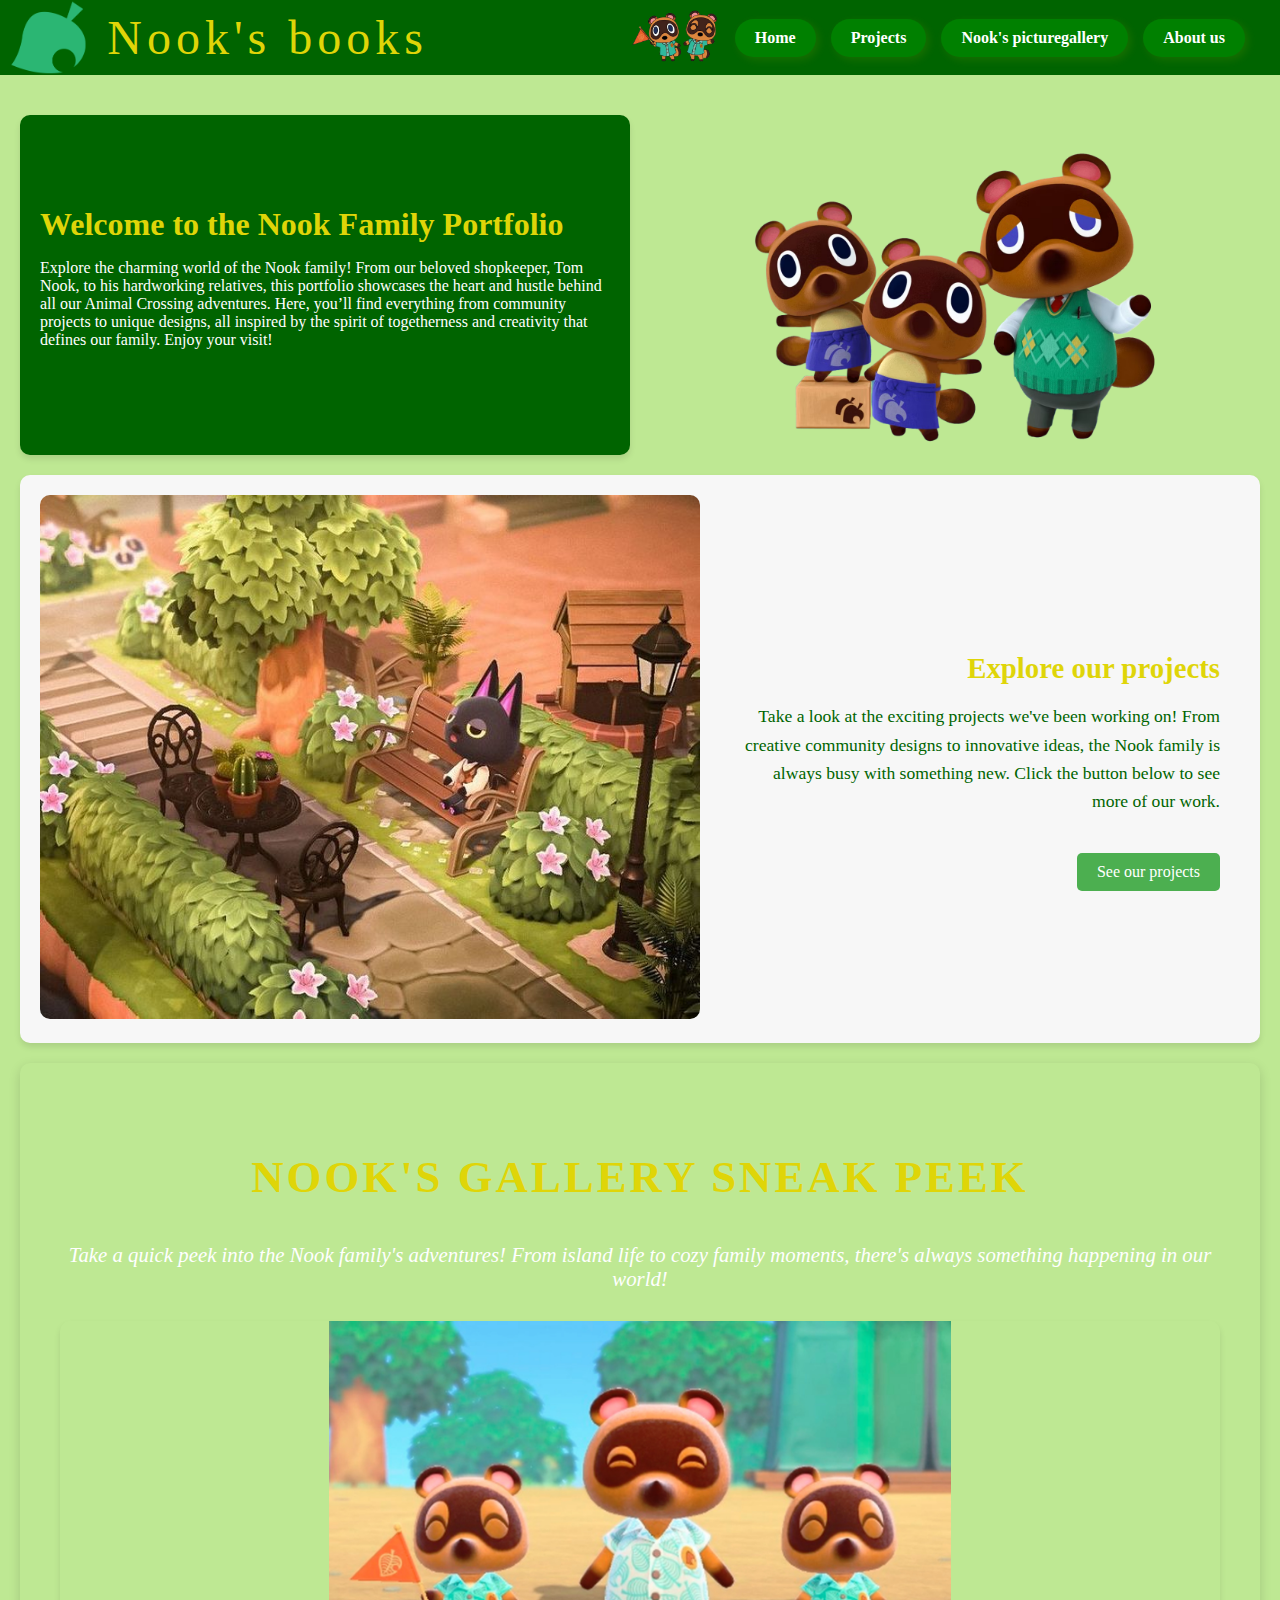
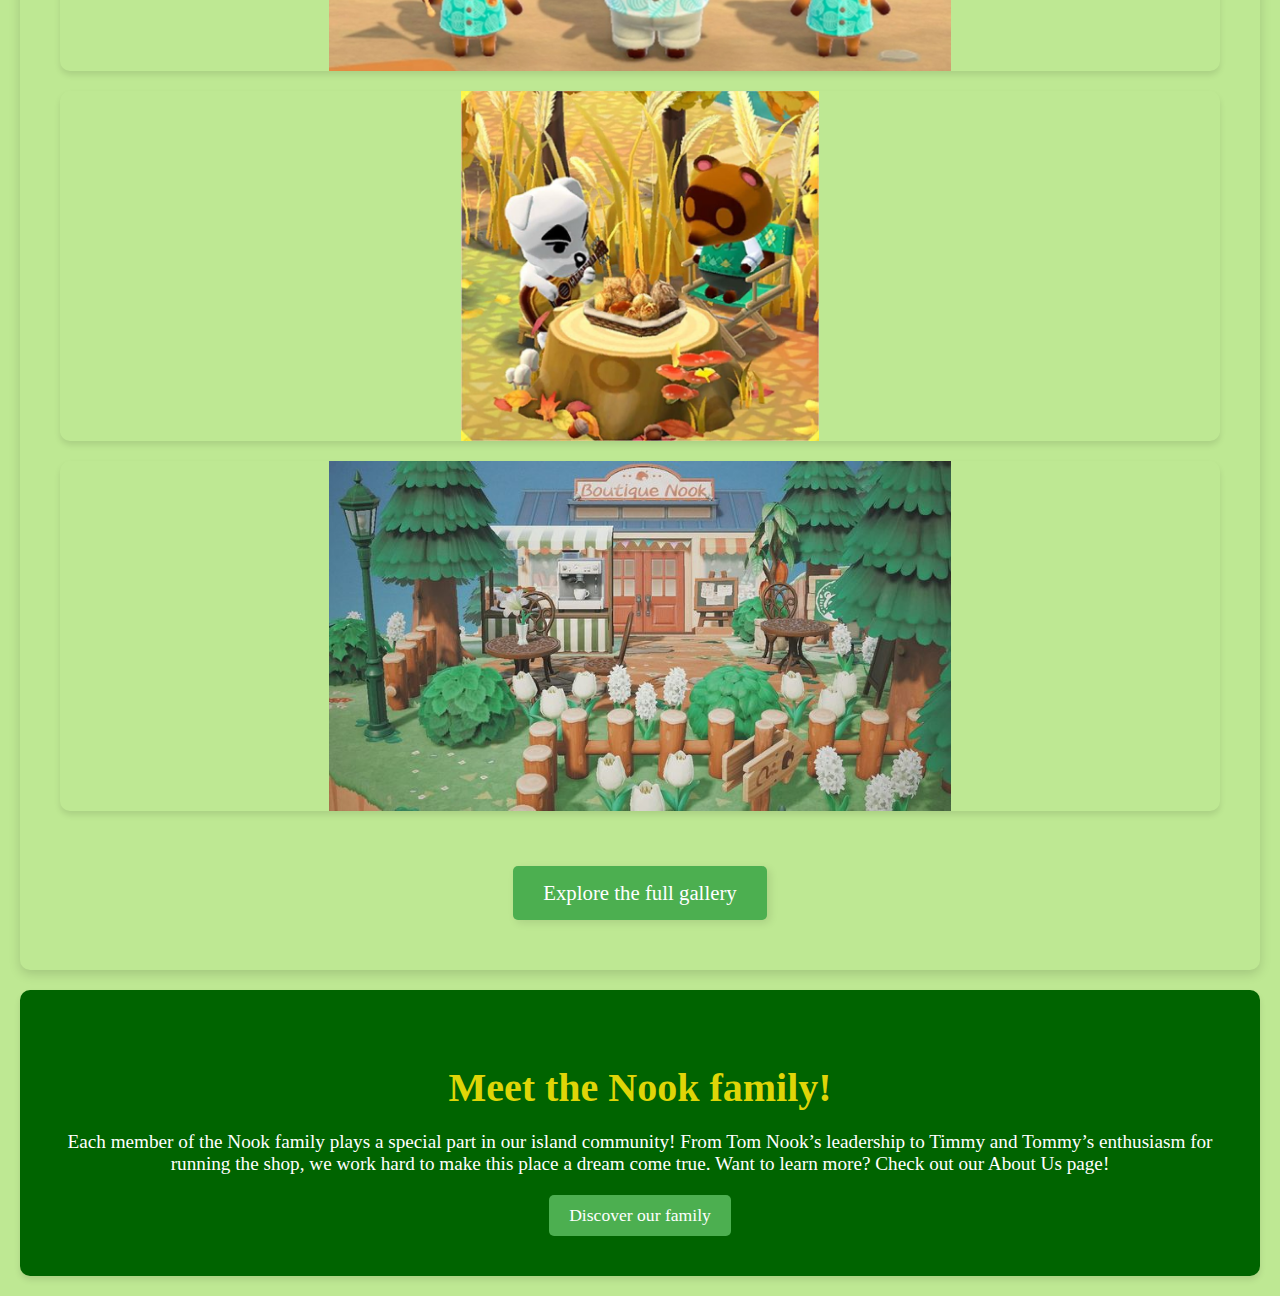
<file: index.html>
<!DOCTYPE html>
<html lang="en">
	<head>
		<meta charset="UTF-8" />
		<meta http-equiv="X-UA-Compatible" content="IE=edge" />
		<meta name="viewport" content="width=device-width, initial-scale=1.0" />
		<title>Nook's books</title>
		<link rel="stylesheet" href="style.css" />
		<link
			rel="stylesheet"
			href="https://cdnjs.cloudflare.com/ajax/libs/font-awesome/4.7.0/css/font-awesome.min.css"
		/>
	</head>
	<body>
		<header>
			<div class="logo-container">
				<img src="images/animal crossing blad.webp" alt="logo" class="logo" />
				<span class="logo-text"> Nook's books</span>
			</div>

			<nav class="nav">
				<img
					src="images/lege tv-Recovered-Recovered-Recovered.png"
					alt="2people"
					class="nav-icon"
				/>
				<a href="index.html">Home</a>
				<a href="projects.html">Projects</a>
				<a href="Nook's picturegallery.html">Nook's picturegallery</a>
				<a href="aboutUs.html">About us</a>
			</nav>
		</header>
		<div class="grid">
			<div class="grid-item intro-text">
				<h1>Welcome to the Nook Family Portfolio</h1>

				<p>
					Explore the charming world of the Nook family! From our beloved
					shopkeeper, Tom Nook, to his hardworking relatives, this portfolio
					showcases the heart and hustle behind all our Animal Crossing
					adventures. Here, you’ll find everything from community projects to
					unique designs, all inspired by the spirit of togetherness and
					creativity that defines our family. Enjoy your visit!
				</p>
			</div>
			<div class="grid-item family-photo">
				<img src="images/family pic.png" alt="Nook Family" />
			</div>
			<div class="grid-item projects-section">
				<div class="projects-image">
					<img src="images/project1.jpg" alt="Projects" />
				</div>
				<div class="projects-content">
					<h2>Explore our projects</h2>
					<p>
						Take a look at the exciting projects we've been working on! From
						creative community designs to innovative ideas, the Nook family is
						always busy with something new. Click the button below to see more
						of our work.
					</p>
					<a href="projects.html" class="projects-button">See our projects</a>
				</div>
			</div>
			<div class="grid-item gallery-preview-section">
				<h2>Nook's gallery sneak peek</h2>
				<p>
					Take a quick peek into the Nook family's adventures! From island life
					to cozy family moments, there's always something happening in our
					world!
				</p>
				<div class="gallery-preview">
					<div class="gallery-item">
						<img src="images/team picture.jpeg" alt="nook team picture" />
						<div class="hover-info">The Nook team!</div>
					</div>
					<div class="gallery-item">
						<img src="images/tom nook and dj kk.jpg" alt="Tom Nook and DJ KK" />
						<div class="hover-info">Tom hanging out with Dj KK</div>
					</div>
					<div class="gallery-item">
						<img src="images/tom nook store1.jpg" alt="Tom Nook store" />
						<div class="hover-info">Tom Nook's store</div>
					</div>
				</div>
				<a href="Nook's picturegallery.html" class="gallery-button"
					>Explore the full gallery</a
				>
			</div>
			<div class="grid-item about-us-section">
				<h2>Meet the Nook family!</h2>
				<p>
					Each member of the Nook family plays a special part in our island
					community! From Tom Nook’s leadership to Timmy and Tommy’s enthusiasm
					for running the shop, we work hard to make this place a dream come
					true. Want to learn more? Check out our About Us page!
				</p>
				<a href="aboutUs.html" class="about-button">Discover our family</a>
			</div>
		</div>
	</body>
</html>
</file>
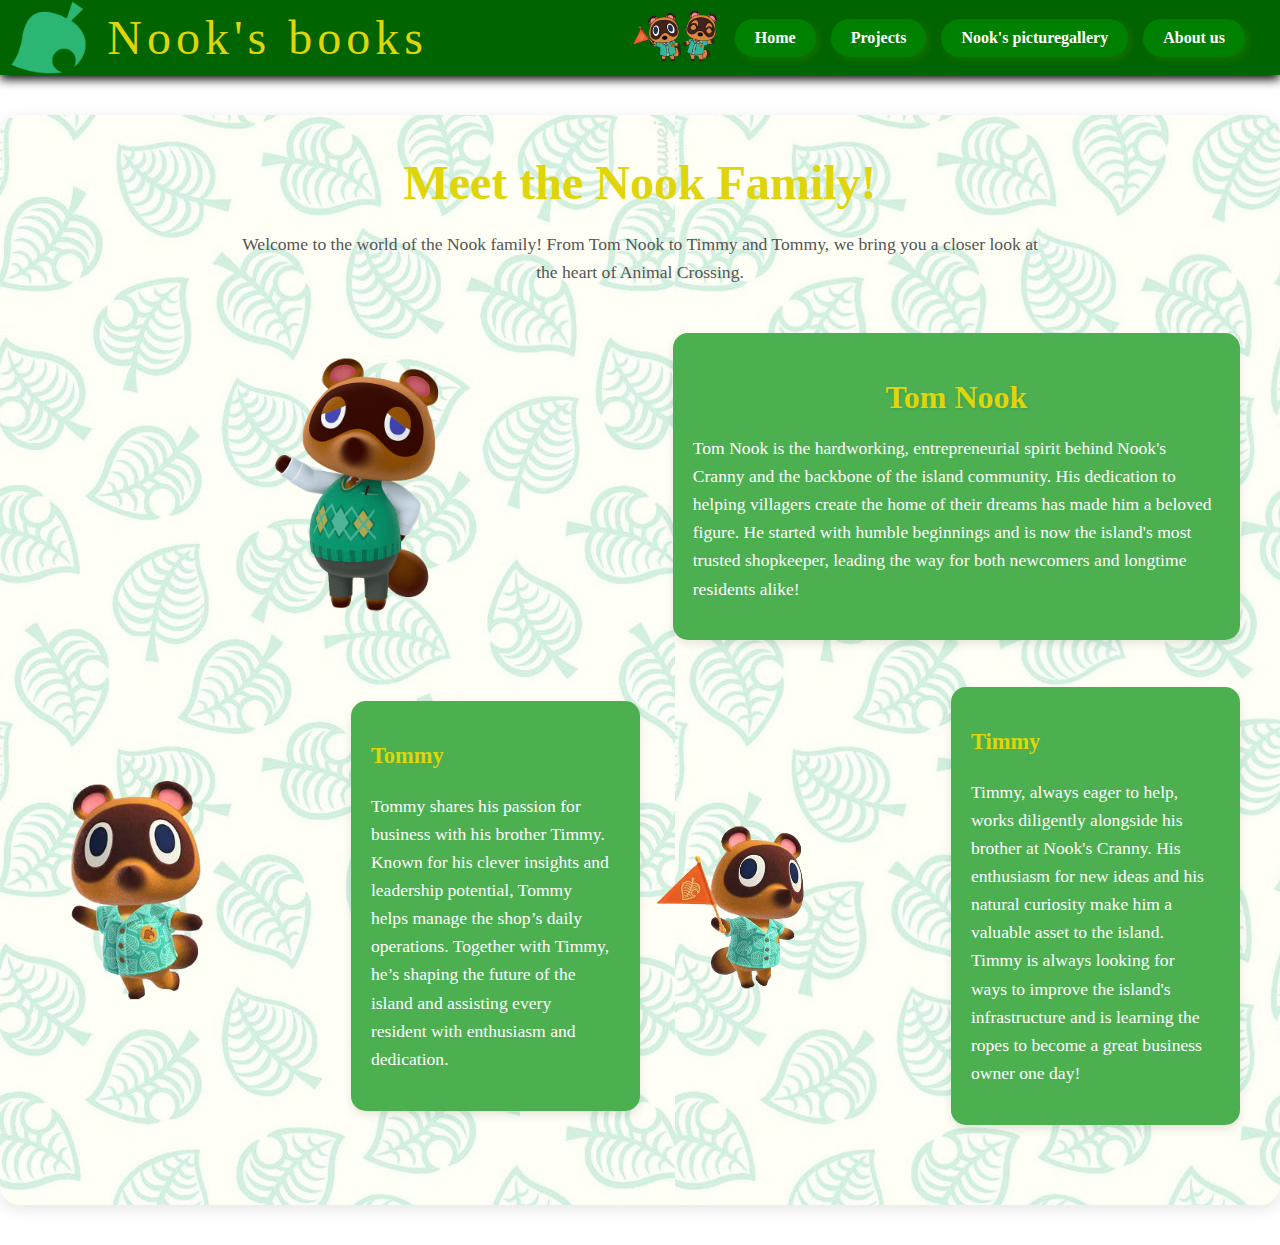
<file: aboutUs.html>
<!DOCTYPE html>
<html lang="en">
	<head>
		<meta charset="UTF-8" />
		<meta name="viewport" content="width=device-width, initial-scale=1.0" />
		<title>Nook's book about us</title>
		<link rel="stylesheet" href="style.css" />
		<link
			rel="stylesheet"
			href="https://cdnjs.cloudflare.com/ajax/libs/font-awesome/4.7.0/css/font-awesome.min.css"
		/>
	</head>
	<body>
		<header>
			<div class="logo-container">
				<img src="images/animal crossing blad.webp" alt="logo" class="logo" />
				<span class="logo-text"> Nook's books</span>
			</div>

			<nav class="nav">
				<img
					src="images/lege tv-Recovered-Recovered-Recovered.png"
					alt="2people"
					class="nav-icon"
				/>
				<a href="index.html">Home</a>
				<a href="projects.html">Projects</a>
				<a href="Nook's picturegallery.html">Nook's picturegallery</a>
				<a href="aboutUs.html">About us</a>
			</nav>
		</header>
		<section class="about-section">
			<div class="about-header">
				<h1>Meet the Nook Family!</h1>
				<p>
					Welcome to the world of the Nook family! From Tom Nook to Timmy and
					Tommy, we bring you a closer look at the heart of Animal Crossing.
				</p>
			</div>
			<div class="about-item tom-nook">
				<div class="about-image">
					<img
						src="images/tom nook hand up.png"
						alt="Tom Nook"
						class="tom-nook-image"
					/>
				</div>
				<div class="about-text">
					<h2>Tom Nook</h2>
					<p>
						Tom Nook is the hardworking, entrepreneurial spirit behind Nook's
						Cranny and the backbone of the island community. His dedication to
						helping villagers create the home of their dreams has made him a
						beloved figure. He started with humble beginnings and is now the
						island's most trusted shopkeeper, leading the way for both newcomers
						and longtime residents alike!
					</p>
				</div>
			</div>
			<div class="about-item timmy-tommy">
				<div class="about-text">
					<h3>Timmy</h3>
					<p>
						Timmy, always eager to help, works diligently alongside his brother
						at Nook's Cranny. His enthusiasm for new ideas and his natural
						curiosity make him a valuable asset to the island. Timmy is always
						looking for ways to improve the island's infrastructure and is
						learning the ropes to become a great business owner one day!
					</p>
				</div>
				<div class="about-image">
					<img src="images/Timmy.png" alt="Timmy" class="about-image" />
				</div>
				<div class="about-text">
					<h3>Tommy</h3>
					<p>
						Tommy shares his passion for business with his brother Timmy. Known
						for his clever insights and leadership potential, Tommy helps manage
						the shop’s daily operations. Together with Timmy, he’s shaping the
						future of the island and assisting every resident with enthusiasm
						and dedication.
					</p>
				</div>
				<div class="about-image">
					<img src="images/tommy.png" alt="Tommy" class="about-image" />
				</div>
			</div>
		</section>
	</body>
</html>
</file>
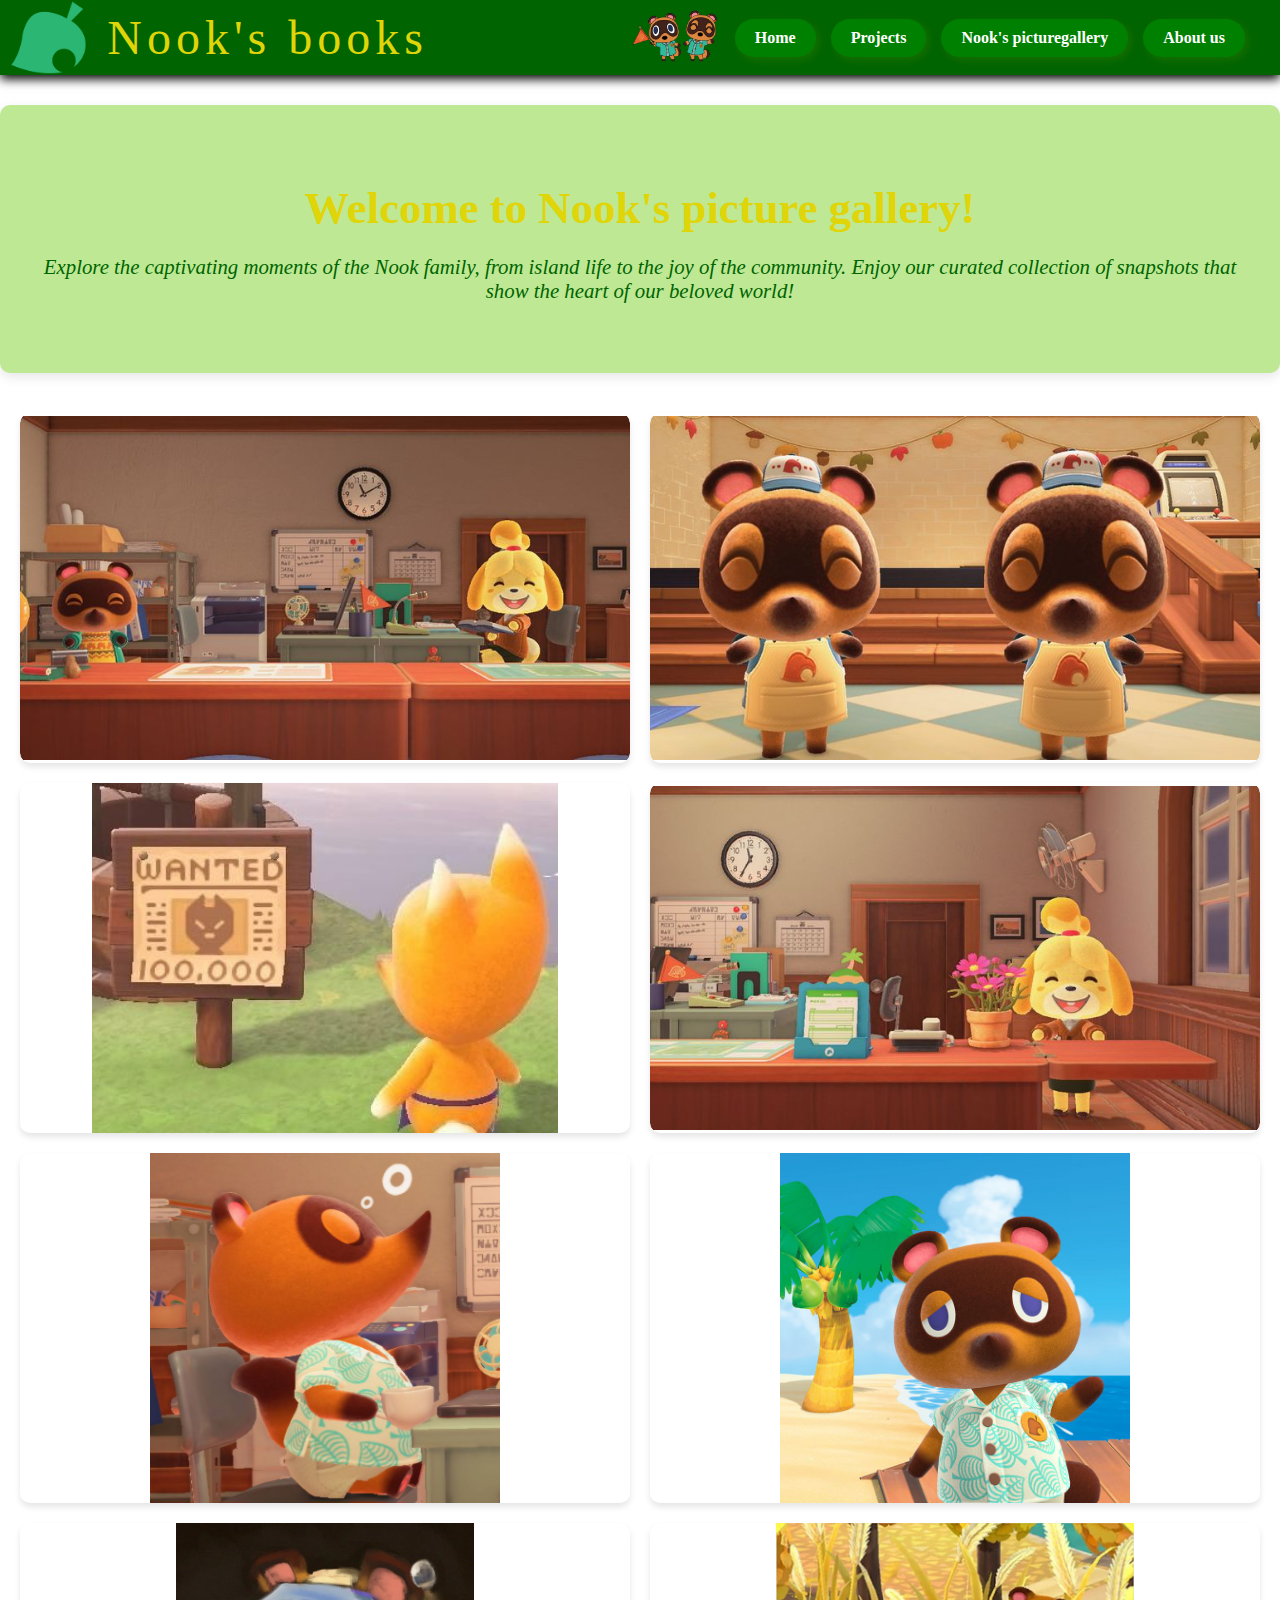
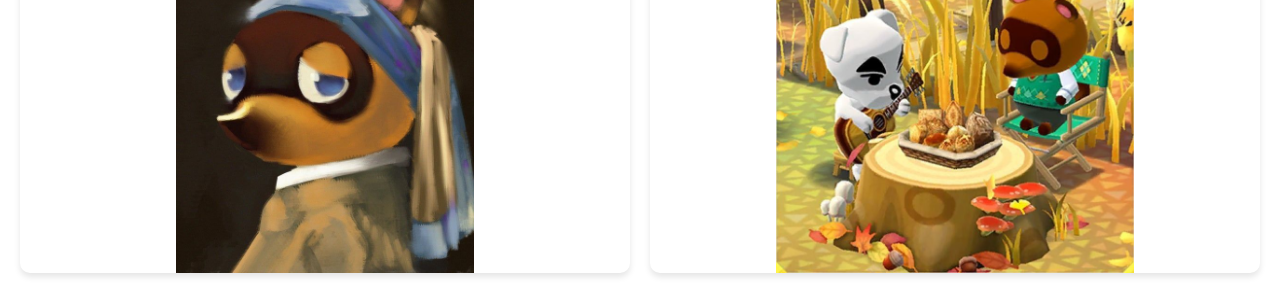
<file: Nook's picturegallery.html>
<!DOCTYPE html>
<html lang="en">
	<head>
		<meta charset="UTF-8" />
		<meta name="viewport" content="width=device-width, initial-scale=1.0" />
		<title>Nook's books picture gallery</title>
		<link rel="stylesheet" href="style.css" />
		<link
			rel="stylesheet"
			href="https://cdnjs.cloudflare.com/ajax/libs/font-awesome/4.7.0/css/font-awesome.min.css"
		/>
	</head>
	<body>
		<header>
			<div class="logo-container">
				<img src="images/animal crossing blad.webp" alt="logo" class="logo" />
				<span class="logo-text"> Nook's books</span>
			</div>

			<nav class="nav">
				<img
					src="images/lege tv-Recovered-Recovered-Recovered.png"
					alt="2people"
					class="nav-icon"
				/>
				<a href="index.html">Home</a>
				<a href="projects.html">Projects</a>
				<a href="Nook's picturegallery.html">Nook's picturegallery</a>
				<a href="aboutUs.html">About us</a>
			</nav>
		</header>
		<section class="gallery-intro">
			<h2>Welcome to Nook's picture gallery!</h2>
			<p>
				Explore the captivating moments of the Nook family, from island life to
				the joy of the community. Enjoy our curated collection of snapshots that
				show the heart of our beloved world!
			</p>
		</section>
		<section class="gallery-grid">
			<div class="gallery-item">
				<img src="images/tom and issabel.jpg" alt="Tom and Isabel" />
				<div class="hover-info">Tom and Isabel</div>
			</div>
			<div class="gallery-item">
				<img src="images/timmy and tommy work.jpg" alt="Timmy and Tommy" />
				<div class="hover-info">Timmy and Tommy at work</div>
			</div>
			<div class="gallery-item">
				<img src="images/red wanted.jpg" alt="Red wanted" />
				<div class="hover-info">Red is wanted!</div>
			</div>
			<div class="gallery-item">
				<img src="images/isabel.jpg" alt="Isabel" />
				<div class="hover-info">Isabel</div>
			</div>
			<div class="gallery-item">
				<img src="images/tom coffee.jpg" alt="Tom with coffee" />
				<div class="hover-info">Tom enjoying coffee</div>
			</div>
			<div class="gallery-item">
				<img src="images/tom nook beach.jpg" alt="Tom Nook" />
				<div class="hover-info">Tom Nook</div>
			</div>
			<div class="gallery-item">
				<img src="images/tom nook model.jpg" alt="Painting of Tom" />
				<div class="hover-info">Famous painting of Tom</div>
			</div>
			<div class="gallery-item">
				<img src="images/tom nook and dj kk.jpg" alt="Tom with KK" />
				<div class="hover-info">Tom with KK</div>
			</div>
		</section>
	</body>
</html>
</file>
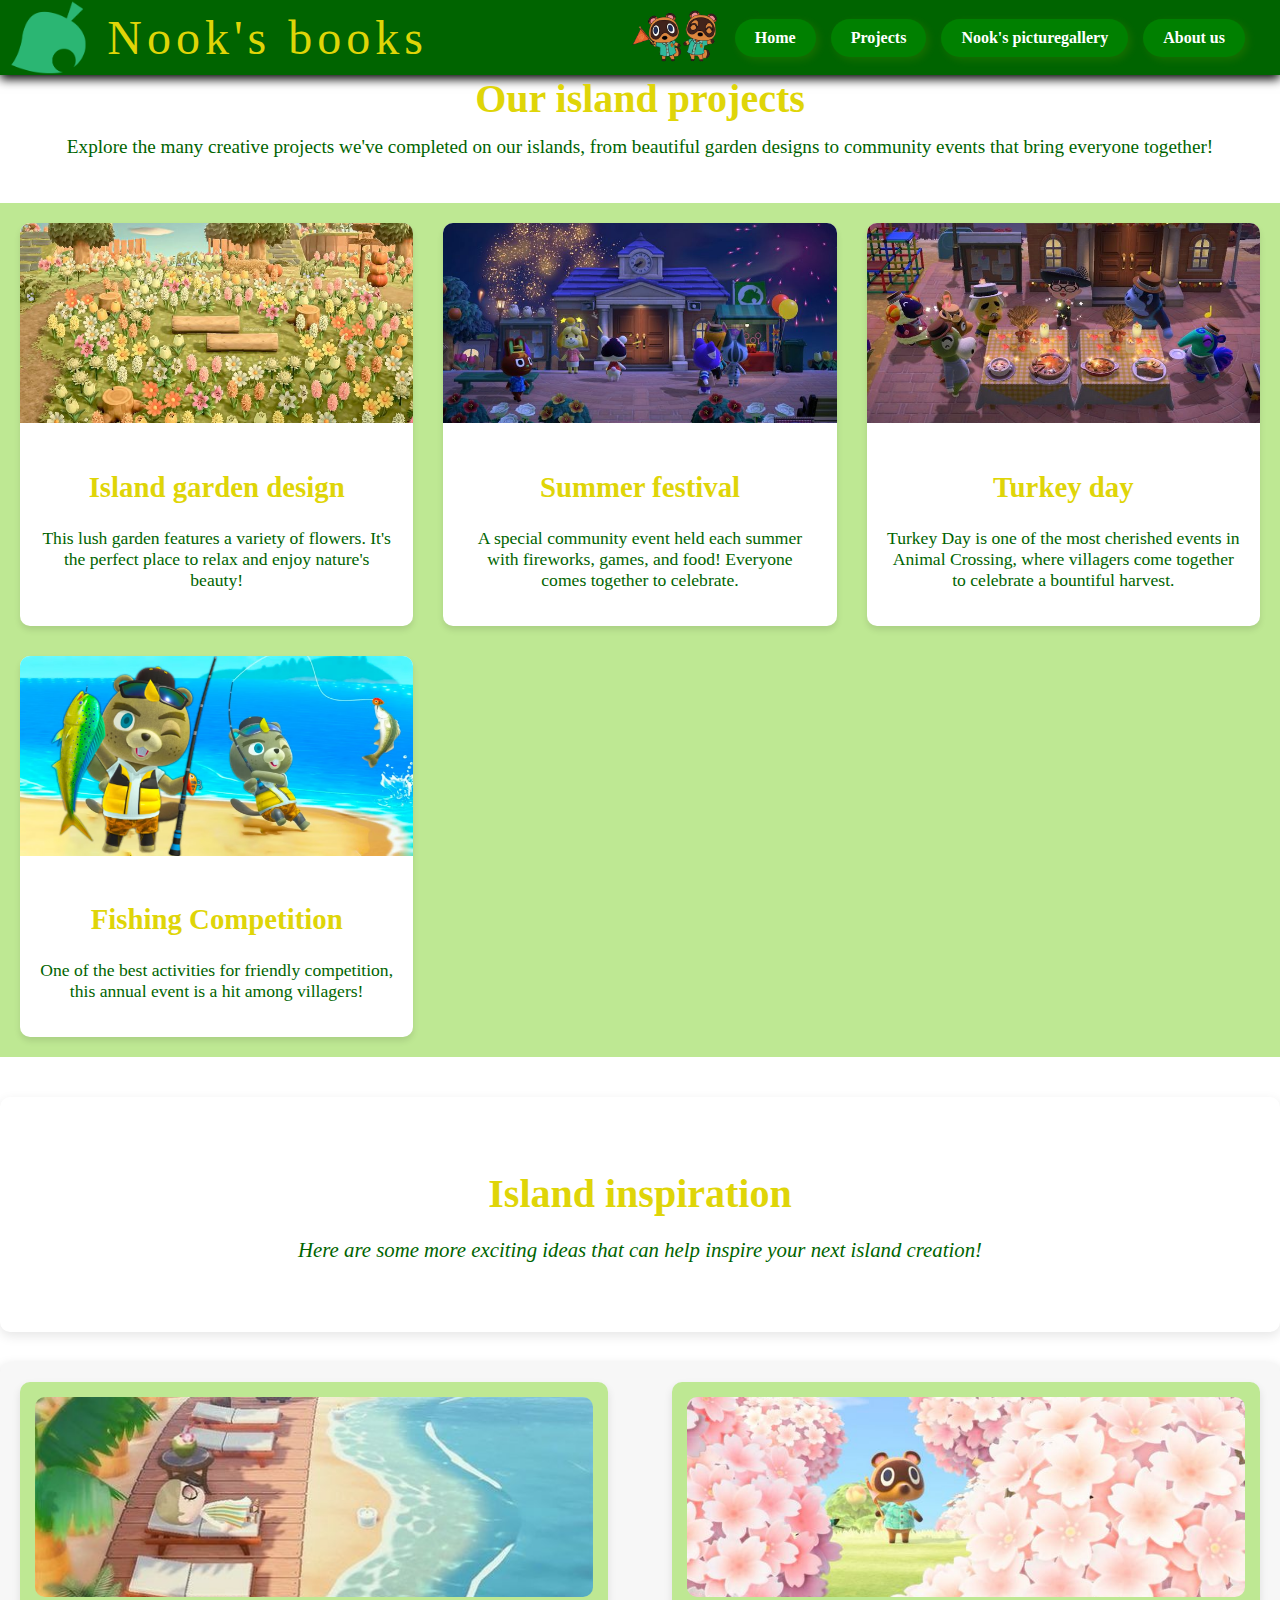
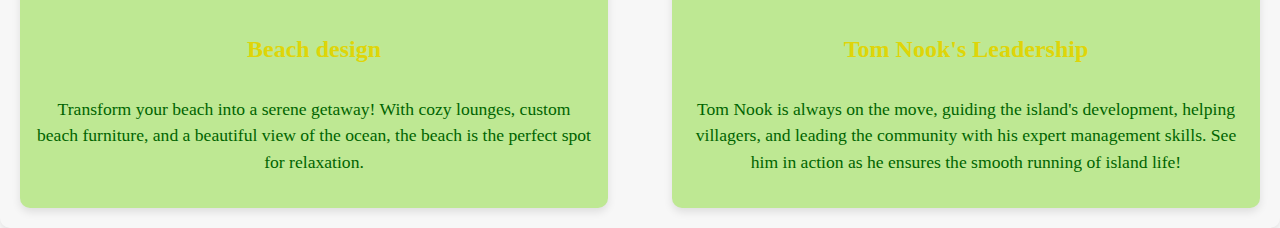
<file: projects.html>
<!DOCTYPE html>
<html lang="en">
	<head>
		<meta charset="UTF-8" />
		<meta name="viewport" content="width=device-width, initial-scale=1.0" />
		<title>Nook's books Project's</title>
		<link rel="stylesheet" href="style.css" />
		<link
			rel="stylesheet"
			href="https://cdnjs.cloudflare.com/ajax/libs/font-awesome/4.7.0/css/font-awesome.min.css"
		/>
	</head>
	<body>
		<header>
			<div class="logo-container">
				<img src="images/animal crossing blad.webp" alt="logo" class="logo" />
				<span class="logo-text"> Nook's books</span>
			</div>

			<nav class="nav">
				<img
					src="images/lege tv-Recovered-Recovered-Recovered.png"
					alt="2people"
					class="nav-icon"
				/>
				<a href="index.html">Home</a>
				<a href="projects.html">Projects</a>
				<a href="Nook's picturegallery.html">Nook's picturegallery</a>
				<a href="aboutUs.html">About us</a>
			</nav>
		</header>
		<section class="intro-projects">
			<h1>Our island projects</h1>
			<p>
				Explore the many creative projects we've completed on our islands, from
				beautiful garden designs to community events that bring everyone
				together!
			</p>
		</section>
		<section class="projects-grid">
			<div class="project-card">
				<img src="images/garden.jpg" alt="garden project" class="project-img" />
				<div class="project-info">
					<h2>Island garden design</h2>
					<p>
						This lush garden features a variety of flowers. It's the perfect
						place to relax and enjoy nature's beauty!
					</p>
				</div>
			</div>
			<div class="project-card">
				<img
					src="images/summer event.jpg"
					alt="community even"
					class="project-img"
				/>
				<div class="project-info">
					<h2>Summer festival</h2>
					<p>
						A special community event held each summer with fireworks, games,
						and food! Everyone comes together to celebrate.
					</p>
				</div>
			</div>
			<div class="project-card">
				<img src="images/turkey day.jpg" alt="Turkey day" class="project-img" />
				<div class="project-info">
					<h2>Turkey day</h2>
					<p>
						Turkey Day is one of the most cherished events in Animal Crossing,
						where villagers come together to celebrate a bountiful harvest.
					</p>
				</div>
			</div>
			<div class="project-card">
				<img
					src="images/fishing tourney.avif"
					alt="Fishing Competition"
					class="project-img"
				/>
				<div class="project-info">
					<h2>Fishing Competition</h2>
					<p>
						One of the best activities for friendly competition, this annual
						event is a hit among villagers!
					</p>
				</div>
			</div>
		</section>
		<section class="project-transition">
			<h2>Island inspiration</h2>
			<p>
				Here are some more exciting ideas that can help inspire your next island
				creation!
			</p>
		</section>
		<section class="additional-projects">
			<div class="additional-project">
				<img src="images/beach resort.jpg" alt="Beach design" />
				<h3>Beach design</h3>
				<p>
					Transform your beach into a serene getaway! With cozy lounges, custom
					beach furniture, and a beautiful view of the ocean, the beach is the
					perfect spot for relaxation.
				</p>
			</div>
			<div class="additional-project">
				<img src="images/tom nook walking.jpg" alt="Tom nook walking" />
				<h3>Tom Nook's Leadership</h3>
				<p>
					Tom Nook is always on the move, guiding the island's development,
					helping villagers, and leading the community with his expert
					management skills. See him in action as he ensures the smooth running
					of island life!
				</p>
			</div>
		</section>
	</body>
</html>
</file>
<file: style.css>
@import url(https://db.onlinewebfonts.com/c/cd1810fafebbd3df4964112052edf871?family=FinkHeavy);
/*1rem = 18px 2rem= 36px 0.5rem = 9px*/
/*****************HOMEPAGE***************/
h1 {
	font-family: "FinkHeavy";
	color: rgb(223, 213, 8);
	margin: 0;
}

body {
	margin: 0;
}

header {
	display: flex;
	justify-content: space-between;
	align-items: center;
	padding: 10px 20px;
	background-color: darkgreen;
	box-shadow: 0 4px 10px rgba(0, 0, 0, 5);
}

.logo-container {
	display: flex;
	align-items: center;
}
.logo {
	max-height: 55px;
	margin-right: 10px;
	transform-origin: center;
	transform: scale(1.3);
}
.logo-text {
	font-family: "FinkHeavy";
	color: rgb(223, 213, 8);
	font-size: 3rem;
	white-space: nowrap;
	letter-spacing: 5px;
	padding-left: 20px;
}
.nav {
	display: flex;
	align-items: center;
}
.nav-icon {
	width: auto;
	height: 55px;
	object-fit: cover;
	margin-right: 8px;
}
.nav a {
	text-decoration: none;
	color: white;
	font-size: 1rem;
	font-weight: bold;
	padding: 10px 20px;
	border-radius: 20px;
	background-color: green;
	box-shadow: 3px 3px 8px rgba(223, 213, 8, 0.1);
	margin-right: 15px;
}
.nav a:hover {
	color: #fbfeb2;
}
.grid {
	display: grid;
	grid-template-columns: 1fr 1fr;
	gap: 20px;
	padding: 20px;
	background-color: #bee893;
	grid-template-rows: auto;
}
/*****************INTRO******************/
.intro-text {
	background-color: darkgreen;
	color: white;
	padding: 20px;
	border-radius: 10px;
	box-shadow: 0 4px 6px rgba(0, 0, 0, 0.1);
	display: flex;
	flex-direction: column;
	justify-content: center;
	height: 300px;
	margin-top: 20px;
}

.family-photo img {
	width: 100%;
	height: auto;
	margin-top: 50px;
	border-radius: 10px;
}
/*************************PROJECT PREVIEUW DEEL**********************/
.projects-section {
	display: flex;
	grid-column: span 2;
	align-items: center;
	justify-content: space-between;
	gap: 20px;
	background-color: #f7f7f7;
	border-radius: 10px;
	box-shadow: 0 4px 6px rgba(0, 0, 0, 0.1);
	padding: 20px;
	transition: background-color 0.3s ease;
}
.projects-section:hover {
	transform: scale(1.05);
}
.projects-content {
	text-align: right;
	flex: 1;
	max-width: 40%;
	padding: 20px;
}
.projects-content h2 {
	font-size: 1.8em;
	color: rgb(223, 213, 8);
	margin-bottom: 10px;
	font-family: "FinkHeavy";
}
.projects-content p {
	font-size: 1.1em;
	color: darkgreen;
	line-height: 1.6;
}
.projects-button {
	display: inline-block;
	padding: 10px 20px;
	background-color: #4caf50;
	color: white;
	text-decoration: none;
	border-radius: 5px;
	margin-top: 20px;
}
.projects-button:hover {
	background-color: #45a049;
}
.projects-image {
	flex: 1;
	max-width: 60%;
}
.projects-image img {
	width: 200px;
	height: auto;
	width: 100%;
	height: 80%;
	border-radius: 10px;
}
/****************************GALLERIJ PREVIEUW DEEL****************/
.gallery-preview-section {
	display: flex;
	flex-direction: column;
	justify-content: center;
	align-items: center;
	text-align: center;
	background-color: #bee893;
	padding: 50px 20px;
	border-radius: 10px;
	grid-column: span 2;
	box-shadow: 0 4px 12px rgba(0, 0, 0, 0.15);
}
.gallery-preview-section h2 {
	font-size: 2.8em;
	color: rgb(223, 213, 8);
	font-family: "FinkHeavy";
	margin-bottom: 20px;
	text-transform: uppercase;
	letter-spacing: 3px;
}
.gallery-preview-section p {
	font-size: 1.3em;
	color: white;
	margin-bottom: 30px;
	font-style: italic;
}
.gallery-preview {
	display: flex;
	justify-content: center;
	gap: 20px;
	flex-wrap: wrap;
	padding: 0 20px;
	margin-bottom: 30px;
}

.gallery-item {
	position: relative;
	overflow: hidden;
	width: 300px;
	height: 200px;
	border-radius: 10px;
	box-shadow: 0 4px 6px rgba(0, 0, 0, 0.1);
	cursor: pointer;
	display: flex;
	justify-content: center;
	align-items: center;
	transition: transform 0.3s ease-in-out;
}

.gallery-item:hover {
	transform: scale(1.05);
}

.gallery-item img {
	width: 100%;
	height: 100%;
	object-fit: cover;
	border-radius: 10px;
	transition: opacity 0.3s ease;
}

.gallery-item .hover-info {
	position: absolute;
	bottom: 10px;
	left: 10px;
	right: 10px;
	background-color: rgba(0, 0, 0, 0.6);
	color: white;
	font-size: 1.2em;
	padding: 10px;
	border-radius: 5px;
	visibility: hidden;
	opacity: 0;
	transition: visibility 0.3s, opacity 0.3s;
}

.gallery-item:hover .hover-info {
	visibility: visible;
	opacity: 1;
}

.gallery-button {
	display: inline-block;
	padding: 15px 30px;
	background-color: #4caf50;
	color: white;
	text-decoration: none;
	font-size: 1.3em;
	border-radius: 5px;
	margin-top: 25px;
	box-shadow: 3px 3px 8px rgba(0, 0, 0, 0.1);
	transition: background-color 0.3s ease;
}

.gallery-button:hover {
	background-color: #45a049;
	transform: scale(1.1);
}
/****************************ABOUT US DEEL*****************/
.about-us-section {
	background-color: darkgreen;
	padding: 40px 20px;
	text-align: center;
	border-radius: 10px;
	box-shadow: 0 4px 6px rgba(0, 0, 0, 0.1);
	grid-column: span 2;
}
.about-us-section h2 {
	font-family: "FinkHeavy";
	color: rgb(223, 213, 8);
	font-size: 2.5em;
	margin-bottom: 20px;
}
.about-us-section p {
	font-size: 1.2em;
	color: white;
	margin-bottom: 20px;
}
.about-us-section .about-button {
	display: inline-block;
	padding: 10px 20px;
	background-color: #4caf50;
	color: white;
	text-decoration: none;
	border-radius: 5px;
	font-size: 1.1em;
}
.about-us-section .about-button:hover {
	background-color: #45a049;
	transform: scale(1.05);
}
/*************************EINDE HOMEPAGE*********/

/*******************PROJECT PAGINA***************/
.intro-projects {
	text-align: center;
	margin-bottom: 40px;
}
.intro-projects h1 {
	font-size: 2.5em;
	color: rgb(223, 213, 8);
	font-family: "FinkHeavy";
}
.intro-projects p {
	font-size: 1.2em;
	color: darkgreen;
	line-height: 1.6;
	margin-top: 10px;
}
.projects-grid {
	display: grid;
	grid-template-columns: repeat(auto-fill, minmax(300px, 1fr));
	gap: 30px;
	padding: 20px;
	background-color: #bee893;
	grid-template-rows: auto;
}
.project-card {
	background-color: white;
	border-radius: 10px;
	box-shadow: 0 4px 6px rgba(0, 0, 0, 0.1);
	overflow: hidden;
	text-align: center;
	transition: transform 0.3s ease;
}

.project-card:hover {
	transform: scale(1.05);
}

.project-img {
	width: 100%;
	height: 200px;
	object-fit: cover;
}

.project-info {
	padding: 20px;
}

.project-info h2 {
	font-size: 1.8em;
	color: rgb(223, 213, 8);
}

.project-info p {
	font-size: 1.1em;
	color: darkgreen;
	margin: 15px 0;
}
.additional-projects {
	grid-column: span 2;
	display: flex;
	gap: 20px;
	padding: 20px;
	background-color: #f7f7f7;
	border-radius: 10px;
	box-shadow: 0 4px 12px rgba(0, 0, 0, 0.15);
	margin-top: 30px;
	justify-content: space-between;
}

.additional-project {
	display: flex;
	flex-direction: column;
	align-items: center;
	text-align: center;
	padding: 15px;
	border-radius: 10px;
	box-shadow: 0 4px 8px rgba(0, 0, 0, 0.1);
	background-color: #bee893;
	width: 45%;
}

.additional-project:hover {
	transform: scale(1.05);
	box-shadow: 0 6px 18px rgba(0, 0, 0, 0.2);
}

.additional-project img {
	width: 100%;
	height: 200px;
	max-height: 305px;
	object-fit: cover;
	border-radius: 10px;
	margin-bottom: 15px;
}

.additional-project h3 {
	font-size: 1.5em;
	color: rgb(223, 213, 8);
	margin-bottom: 15px;
}

.additional-project p {
	font-size: 1.1em;
	color: darkgreen;
	line-height: 1.5;
}
.project-transition {
	grid-column: span 2;
	background-color: white;
	text-align: center;
	padding: 40px 20px;
	border-radius: 10px;
	box-shadow: 0 4px 12px rgba(0, 0, 0, 0.1);
	margin-top: 40px;
}
.project-transition h2 {
	font-size: 2.5em;
	color: rgb(223, 213, 8);
	font-family: "FinkHeavy";
	margin-bottom: 20px;
}

.project-transition p {
	font-size: 1.3em;
	color: darkgreen;
	margin-bottom: 30px;
	font-style: italic;
}
/*************GALERIJ PAGINA************/
.gallery-intro {
	background-color: #bee893;
	padding: 40px 20px;
	text-align: center;
	border-radius: 10px;
	box-shadow: 0 4px 12px rgba(0, 0, 0, 0.1);
	margin-top: 30px;
}

.gallery-intro h2 {
	font-size: 2.8em;
	color: rgb(223, 213, 8);
	font-family: "FinkHeavy";
	margin-bottom: 20px;
}
.gallery-intro p {
	font-size: 1.3em;
	color: darkgreen;
	font-style: italic;
	margin-bottom: 30px;
}
.gallery-grid {
	display: grid;
	grid-template-columns: repeat(2, 1fr);
	gap: 20px;
	padding: 20px;
	margin-top: 20px;
}

.gallery-item {
	position: relative;
	overflow: hidden;
	width: 100%;
	height: 350px;
	border-radius: 10px;
	box-shadow: 0 4px 6px rgba(0, 0, 0, 0.1);
	cursor: pointer;
	transition: transform 0.3s ease-in-out;
}

.gallery-item:hover {
	transform: scale(1.05);
}

.gallery-item img {
	width: 100%;
	height: 100%;
	object-fit: contain;
	border-radius: 10px;
	transition: opacity 0.3s ease;
}

.gallery-item .hover-info {
	position: absolute;
	bottom: 10px;
	left: 10px;
	right: 10px;
	background-color: rgba(0, 0, 0, 0.6);
	color: white;
	font-size: 1.2em;
	padding: 10px;
	border-radius: 5px;
	visibility: hidden;
	opacity: 0;
	transition: visibility 0.3s, opacity 0.3s;
}

.gallery-item:hover .hover-info {
	visibility: visible;
	opacity: 1;
}
/****************ABOUT US PAGINA*****************/
.about-section {
	max-width: 1200px;
	margin: 40px auto;
	padding: 40px;
	background: url(images/pattern02.jpg);
	border-radius: 20px;
	box-shadow: 0 4px 15px rgba(0, 0, 0, 0.1);
}

.about-header {
	text-align: center;
	margin-bottom: 40px;
}

.about-header h1 {
	font-size: 3rem;
	color: rgb(223, 213, 8);
	margin-bottom: 20px;
}

.about-header p {
	font-size: 1.1rem;
	line-height: 1.6;
	color: #555;
	max-width: 800px;
	margin: 0 auto;
}

.about-item {
	display: flex;
	justify-content: space-between;
	align-items: center;
	margin-bottom: 40px;
}

.about-item .about-image {
	width: 60%;
	height: 60%;
	position: relative;
}

.about-item .about-image img {
	width: 100%;
	height: auto;
	object-fit: cover;
	border-radius: 20px;
	transition: transform 0.3s ease;
}

.about-item .about-image:hover img {
	transform: scale(1.1);
}

.about-item .about-text {
	width: 50%;
	padding: 20px;
	background: #4caf50;
	border-radius: 15px;
	box-shadow: 0 4px 10px rgba(0, 0, 0, 0.1);
	font-size: 1.2rem;
}

.about-item .about-text h2 {
	font-size: 2rem;
	color: rgb(223, 213, 8);
	margin-bottom: 15px;
	text-align: center;
	text-shadow: 1px 1px 3px rgba(0, 0, 0, 0.1);
}

.about-item .about-text p {
	font-size: 1.1rem;
	line-height: 1.6;
	color: white;
}

.tom-nook-image {
	border-radius: 50%;
	position: relative;
	width: 100%;
	height: auto;
}

.about-item.timmy-tommy {
	flex-direction: row-reverse;
}

.about-item.timmy-tommy .about-text {
	padding-right: 30px;
	color: rgb(223, 213, 8);
}

.about-item.timmy-tommy .about-image {
	position: relative;
	width: 65%;
}

.about-item.timmy-tommy .about-image img {
	border-radius: 20px;
}
</file>
